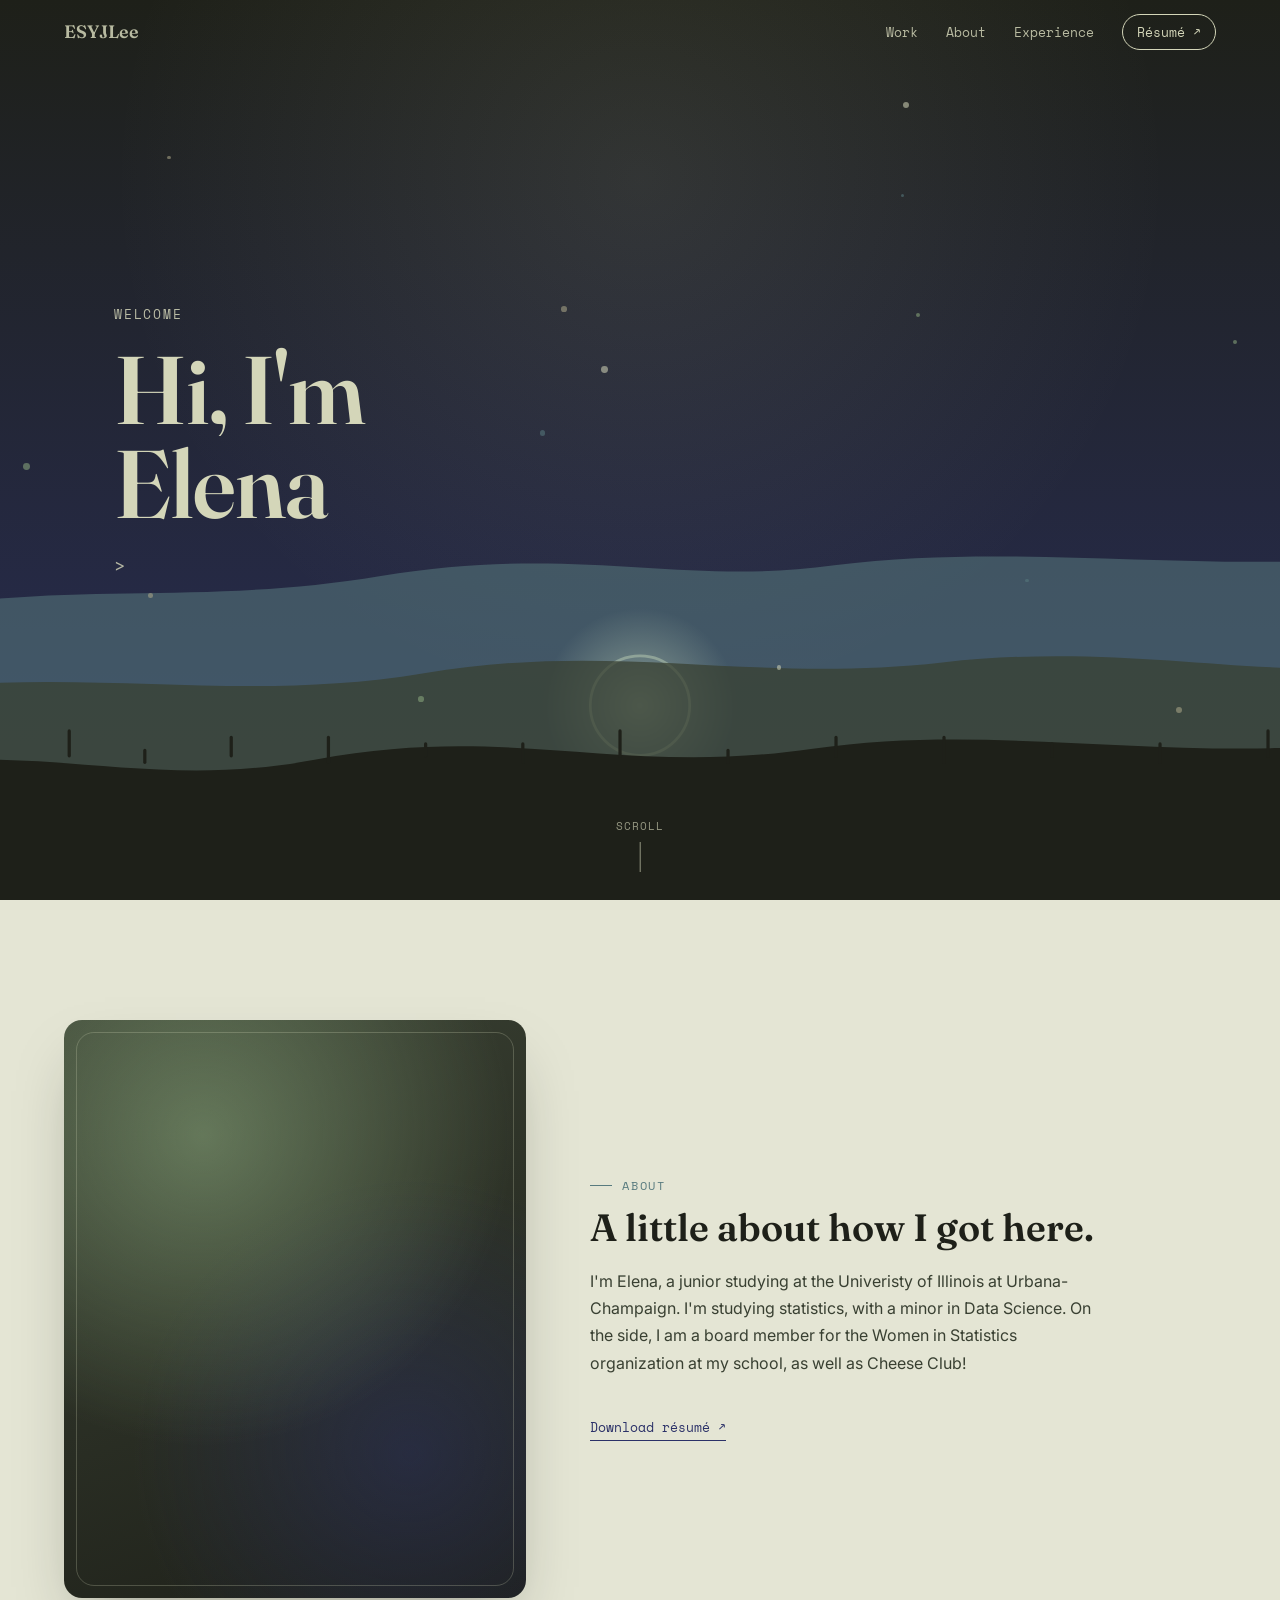
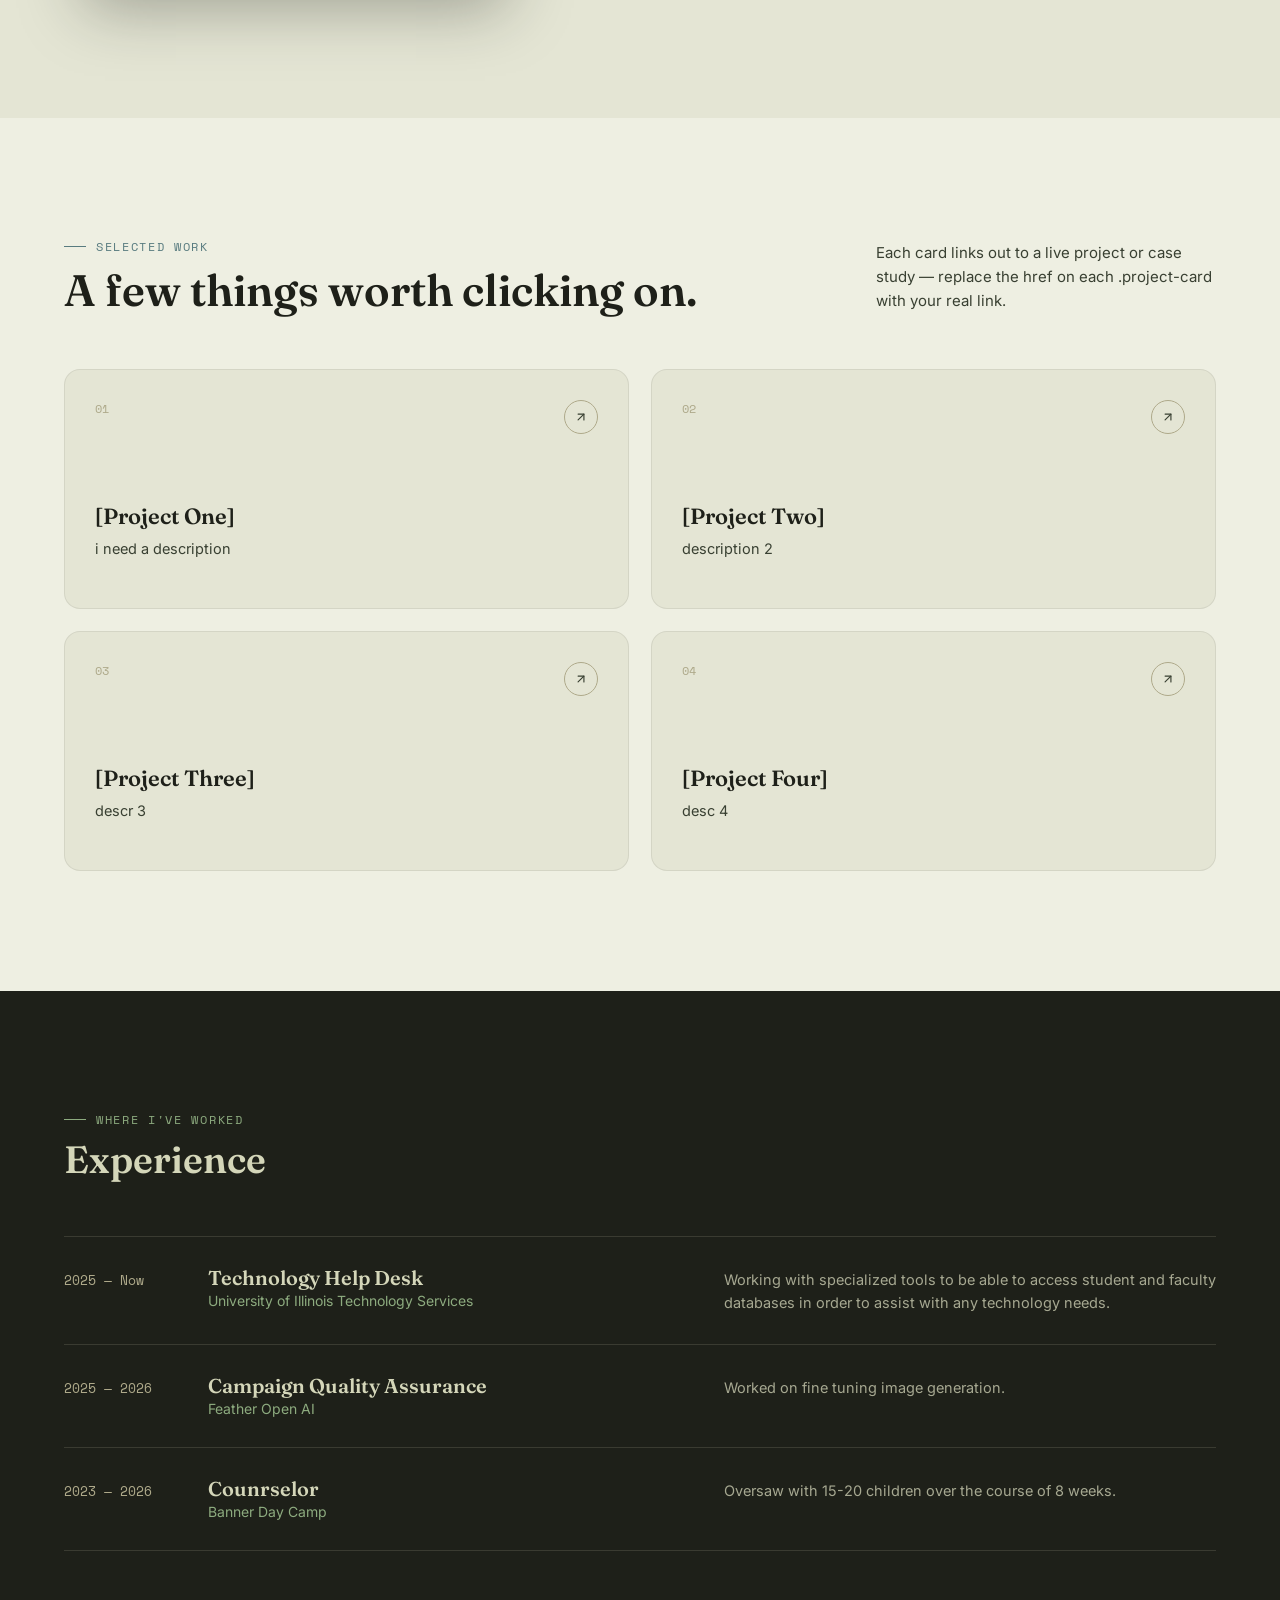
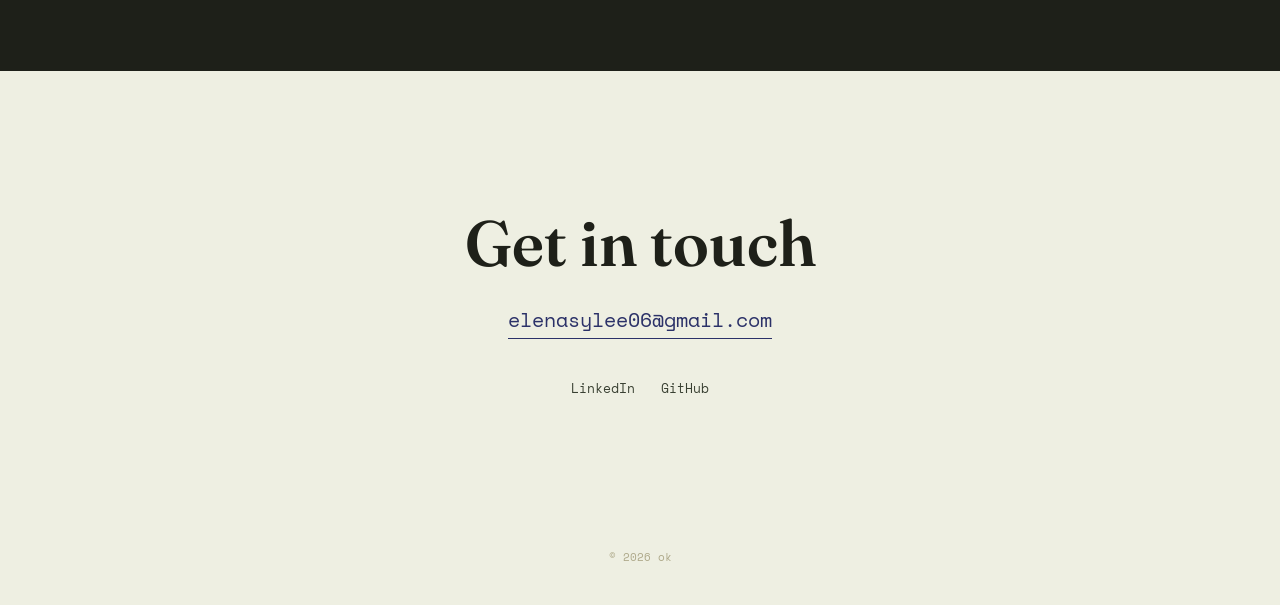
<file: index.html>
<!DOCTYPE html>
<html lang="en">
<head>
<meta charset="UTF-8">
<meta name="viewport" content="width=device-width, initial-scale=1.0">
<title>Elena Lee — Portfolio</title>
<meta name="description" content="">

<link rel="preconnect" href="https://fonts.googleapis.com">
<link rel="preconnect" href="https://fonts.gstatic.com" crossorigin>
<link href="https://fonts.googleapis.com/css2?family=Fraunces:opsz,wght@9..144,300;9..144,400;9..144,500;9..144,600;9..144,700&family=Inter:wght@400;500;600&family=Space+Mono:wght@400;700&display=swap" rel="stylesheet">

<style>
  :root{
    --ink:     #1E2019;
    --olive:   #394032;
    --teal:    #587B7F;
    --sage:    #8DAB7F;
    --khaki:   #D4D6B9;
    --tan:     #AEA98A;
    --indigo:  #2B3168;

    --paper:   #EEEFE2;
    --paper-2: #E4E5D4;

    --font-display: "Fraunces", Georgia, serif;
    --font-body: "Inter", -apple-system, sans-serif;
    --font-mono: "Space Mono", monospace;

    --sky-top: #1E2019;
    --sky-bottom: #2B3168;

    --maxw: 1180px;
    --pad: clamp(24px, 5vw, 64px);
  }

  *{ box-sizing: border-box; }
  html{ scroll-behavior: smooth; }
  @media (prefers-reduced-motion: reduce){
    html{ scroll-behavior: auto; }
    *{ animation-duration: 0.001ms !important; animation-iteration-count: 1 !important; transition-duration: 0.001ms !important; }
  }

  body{
    margin:0;
    background: var(--paper);
    color: var(--ink);
    font-family: var(--font-body);
    -webkit-font-smoothing: antialiased;
    overflow-x: hidden;
  }

  a{ color: inherit; }
  img{ max-width:100%; display:block; }

  ::selection{ background: var(--indigo); color: var(--khaki); }

  :focus-visible{
    outline: 2px solid var(--indigo);
    outline-offset: 3px;
    border-radius: 2px;
  }

  .wrap{ max-width: var(--maxw); margin: 0 auto; padding-left: var(--pad); padding-right: var(--pad); }

  .eyebrow{
    font-family: var(--font-mono);
    font-size: 12px;
    letter-spacing: 0.14em;
    text-transform: uppercase;
    color: var(--teal);
    display:flex;
    align-items:center;
    gap: 10px;
  }
  .eyebrow::before{
    content:"";
    width: 22px; height: 1px;
    background: var(--teal);
  }

  h1,h2,h3{
    font-family: var(--font-display);
    font-weight: 600;
    margin: 0;
    line-height: 1.05;
  }

  .nav{
    position: fixed;
    top:0; left:0; right:0;
    z-index: 100;
    display:flex;
    align-items:center;
    justify-content: space-between;
    padding: 20px var(--pad);
    font-family: var(--font-mono);
    font-size: 13px;
    color: var(--khaki);
    transition: background 0.4s ease, color 0.4s ease, backdrop-filter 0.4s ease, border-color .4s ease;
    border-bottom: 1px solid transparent;
  }
  .nav.solid{
    background: rgba(238,239,226,0.82);
    backdrop-filter: blur(10px);
    color: var(--ink);
    border-bottom: 1px solid rgba(30,32,25,0.08);
  }
  .nav .brand{
    font-family: var(--font-display);
    font-weight: 600;
    font-size: 18px;
    letter-spacing: 0.01em;
    text-decoration: none;
  }
  .nav ul{
    list-style:none;
    display:flex;
    gap: 28px;
    margin:0; padding:0;
  }
  .nav a{ text-decoration:none; opacity: 0.85; }
  .nav a:hover{ opacity:1; }
  .nav .resume-btn{
    border: 1px solid currentColor;
    padding: 7px 14px;
    border-radius: 100px;
    opacity: 1 !important;
  }
  .nav .links{ display:flex; align-items:center; gap: 28px; }
  @media (max-width: 700px){
    .nav .links li:not(.resume-item){ display:none; }
  }

  .hero{
    position: relative;
    height: 100vh;
    min-height: 620px;
    overflow: hidden;
    background: linear-gradient(180deg, var(--sky-top), var(--sky-bottom) 120%);
  }
  .hero-sky-glow{
    position:absolute; inset:0;
    background: radial-gradient(circle at 50% 20%, rgba(212,214,185,0.10), transparent 55%);
    pointer-events:none;
  }
  .hero svg.scene{
    position:absolute;
    left:0; bottom:0;
    width: 100%;
    height: 72%;
    display:block;
  }
  .ridge{ transition: none; }

  .particles span{
    position:absolute;
    border-radius:50%;
    opacity:0.55;
    filter: blur(0.5px);
    animation: drift 14s ease-in-out infinite;
  }
  @keyframes drift{
    0%,100%{ transform: translateY(0) translateX(0); }
    50%{ transform: translateY(-18px) translateX(10px); }
  }

  .hero-content{
    position: relative;
    z-index: 5;
    height: 100%;
    display:flex;
    flex-direction: column;
    justify-content: center;
    padding-left: var(--pad);
    padding-right: var(--pad);
    max-width: var(--maxw);
    margin: 0 auto;
  }
  .hero-eyebrow{
    font-family: var(--font-mono);
    color: var(--khaki);
    font-size: 13px;
    letter-spacing: 0.14em;
    text-transform: uppercase;
    opacity: 0;
    transform: translateY(10px);
    transition: opacity 0.8s ease, transform 0.8s ease;
    margin-bottom: 18px;
  }
  .hero-title{
    font-family: var(--font-display);
    font-weight: 600;
    color: var(--khaki);
    font-size: clamp(40px, 8vw, 96px);
    line-height: 0.98;
    letter-spacing: -0.01em;
  }
  .hero-title .line{
    display:block;
    overflow:hidden;
  }
  .hero-title .line span{
    display:block;
    transform: translateY(110%);
    transition: transform 0.9s cubic-bezier(.19,1,.22,1);
    transition-delay: var(--d, 0s);
  }
  .hero-title .accent{ color: var(--tan); font-style: italic; font-weight: 500; }

  .hero-sub{
    margin-top: 22px;
    max-width: 460px;
    color: var(--khaki);
    opacity: 0.82;
    font-size: 17px;
    line-height: 1.55;
    opacity: 0;
    transform: translateY(10px);
    transition: opacity 0.9s ease 0.25s, transform 0.9s ease 0.25s;
  }

  .hero.revealed .hero-eyebrow{ opacity: 0.85; transform: translateY(0); }
  .hero.revealed .hero-title .line span{ transform: translateY(0); }
  .hero.revealed .hero-sub{ opacity: 0.82; transform: translateY(0); }

  .scroll-cue{
    position:absolute;
    bottom: 28px;
    left: 50%;
    transform: translateX(-50%);
    z-index: 5;
    display:flex;
    flex-direction:column;
    align-items:center;
    gap:8px;
    color: var(--khaki);
    opacity: 0.65;
    font-family: var(--font-mono);
    font-size: 11px;
    letter-spacing: 0.1em;
  }
  .scroll-cue .dash{
    width:1px; height: 30px;
    background: currentColor;
    animation: pulse-dash 1.8s ease-in-out infinite;
  }
  @keyframes pulse-dash{
    0%,100%{ transform: scaleY(1); opacity:0.6; }
    50%{ transform: scaleY(0.5); opacity:1; }
  }

  section{ position: relative; }
  .section-pad{ padding: 120px var(--pad); }
  .band{ max-width: var(--maxw); margin:0 auto; }

  .reveal{
    opacity:0;
    transform: translateY(28px);
    transition: opacity 0.8s ease, transform 0.8s ease;
  }
  .reveal.in{ opacity:1; transform: translateY(0); }
  .reveal-stagger > *{ transition-delay: calc(var(--i, 0) * 90ms); }

  /*
  .intro{ background: var(--paper); }
  .intro-statement{
    font-family: var(--font-display);
    font-weight: 500;
    font-size: clamp(26px, 4.2vw, 46px);
    line-height: 1.25;
    max-width: 900px;
    color: var(--ink);
  }
  .intro-statement em{
    font-style: italic;
    color: var(--indigo);
  }
  .intro-tags{
    margin-top: 40px;
    display:flex;
    flex-wrap:wrap;
    gap: 10px;
  }
  .tag{
    font-family: var(--font-mono);
    font-size: 12px;
    padding: 7px 12px;
    border-radius: 100px;
    border: 1px solid var(--tan);
    color: var(--olive);
  }
  */

  .about{ background: var(--paper-2); }
  .about .band{
    display:grid;
    grid-template-columns: 0.85fr 1.15fr;
    gap: 64px;
    align-items: center;
  }
  .about-frame{
    aspect-ratio: 4/5;
    border-radius: 18px;
    background:
      radial-gradient(circle at 30% 20%, rgba(141,171,127,0.55), transparent 55%),
      radial-gradient(circle at 75% 75%, rgba(43,49,104,0.45), transparent 50%),
      linear-gradient(160deg, var(--olive), var(--ink));
    box-shadow: 0 30px 60px -20px rgba(30,32,25,0.35);
    display:flex; align-items:center; justify-content:center;
    color: var(--khaki);
    font-family: var(--font-mono);
    font-size: 12px;
    letter-spacing: 0.08em;
    text-align:center;
    padding: 20px;
    position: relative;
    overflow: hidden;
  }
  .about-frame::after{
    content:"";
    position:absolute; inset:0;
    border: 1px solid rgba(212,214,185,0.25);
    border-radius: 18px;
    margin: 12px;
  }
  .about h2{
    font-size: clamp(28px, 3.4vw, 38px);
    margin-bottom: 20px;
  }
  .about p{
    line-height: 1.7;
    color: var(--olive);
    font-size: 16px;
    margin: 0 0 16px;
    max-width: 52ch;
  }
  .about-cta{
    margin-top: 24px;
    display:inline-flex;
    align-items:center;
    gap: 8px;
    font-family: var(--font-mono);
    font-size: 13px;
    text-decoration:none;
    color: var(--indigo);
    border-bottom: 1px solid var(--indigo);
    padding-bottom: 3px;
  }

  @media (max-width: 820px){
    .about .band{ grid-template-columns: 1fr; }
    .about-frame{ aspect-ratio: 16/10; }
  }

  .projects{ background: var(--paper); }
  .projects-head{
    display:flex;
    justify-content: space-between;
    align-items: flex-end;
    gap: 24px;
    margin-bottom: 56px;
    flex-wrap: wrap;
  }
  .projects-head h2{
    font-size: clamp(30px, 3.6vw, 44px);
    margin-top: 12px;
  }
  .projects-head p{
    max-width: 340px;
    color: var(--olive);
    font-size: 15px;
    line-height: 1.6;
    margin:0;
  }

  .project-grid{
    display:grid;
    grid-template-columns: repeat(2, 1fr);
    gap: 22px;
  }
  @media (max-width: 780px){
    .project-grid{ grid-template-columns: 1fr; }
  }

  .project-card{
    position: relative;
    display:block;
    text-decoration:none;
    color: inherit;
    border-radius: 16px;
    padding: 30px;
    background: var(--paper-2);
    border: 1px solid rgba(30,32,25,0.08);
    overflow: hidden;
    transition: transform 0.45s cubic-bezier(.19,1,.22,1), box-shadow 0.45s ease, border-color 0.45s ease;
    min-height: 240px;
    display:flex;
    flex-direction:column;
    justify-content: space-between;
  }
  .project-card::before{
    content:"";
    position:absolute;
    top:0; left:0; right:0;
    height: 4px;
    background: var(--accent, var(--teal));
    transform: scaleX(0);
    transform-origin: left;
    transition: transform 0.5s ease;
  }
  .project-card:hover{
    transform: translateY(-6px);
    box-shadow: 0 24px 50px -20px rgba(30,32,25,0.25);
    border-color: transparent;
  }
  .project-card:hover::before{ transform: scaleX(1); }

  .project-card .top-row{
    display:flex;
    justify-content: space-between;
    align-items:flex-start;
  }
  .project-num{
    font-family: var(--font-mono);
    font-size: 12px;
    color: var(--tan);
  }
  .arrow{
    width: 34px; height: 34px;
    border-radius: 50%;
    border: 1px solid var(--tan);
    display:flex; align-items:center; justify-content:center;
    transition: transform 0.4s cubic-bezier(.19,1,.22,1), background 0.4s ease, border-color 0.4s ease;
    flex-shrink:0;
  }
  .project-card:hover .arrow{
    transform: rotate(45deg);
    background: var(--accent, var(--teal));
    border-color: var(--accent, var(--teal));
  }
  .project-card:hover .arrow svg{ stroke: var(--paper); }
  .arrow svg{ stroke: var(--olive); transition: stroke 0.4s ease; }

  .project-card h3{
    font-size: 22px;
    margin-top: 24px;
    font-weight: 600;
  }
  .project-card p{
    margin: 10px 0 18px;
    color: var(--olive);
    font-size: 14.5px;
    line-height: 1.55;
  }
  .project-card .tags{
    display:flex; gap:8px; flex-wrap:wrap;
  }
  .project-card .tags span{
    font-family: var(--font-mono);
    font-size: 11px;
    color: var(--olive);
    opacity: 0.75;
  }
  .project-card .tags span:not(:last-child)::after{ content:" ·"; }

  .experience{
    background: var(--ink);
    color: var(--khaki);
  }
  .experience .eyebrow{ color: var(--sage); }
  .experience .eyebrow::before{ background: var(--sage); }
  .experience h2{
    color: var(--khaki);
    font-size: clamp(28px, 3.4vw, 38px);
    margin: 12px 0 56px;
  }
  .timeline{
    border-top: 1px solid rgba(212,214,185,0.15);
  }
  .tl-row{
    display:grid;
    grid-template-columns: 120px 1fr 1fr;
    gap: 24px;
    padding: 30px 0;
    border-bottom: 1px solid rgba(212,214,185,0.15);
    align-items: baseline;
  }
  .tl-row .date{
    font-family: var(--font-mono);
    font-size: 13px;
    color: var(--tan);
  }
  .tl-row h3{
    color: var(--khaki);
    font-size: 20px;
    font-weight: 600;
  }
  .tl-row .role-co{
    font-family: var(--font-body);
    font-size: 14px;
    color: var(--sage);
    margin-top: 4px;
  }
  .tl-row p{
    margin:0;
    color: rgba(212,214,185,0.75);
    font-size: 14.5px;
    line-height: 1.6;
  }
  @media (max-width: 720px){
    .tl-row{ grid-template-columns: 1fr; gap: 8px; }
  }

  .contact{
    background: var(--paper);
    text-align:center;
  }
  .contact h2{
    font-size: clamp(34px, 6vw, 64px);
    max-width: 780px;
    margin: 0 auto 28px;
  }
  .contact-email{
    font-family: var(--font-mono);
    font-size: clamp(16px, 2.4vw, 20px);
    color: var(--indigo);
    text-decoration:none;
    border-bottom: 1px solid var(--indigo);
    padding-bottom: 4px;
  }
  .socials{
    margin-top: 44px;
    display:flex;
    justify-content:center;
    gap: 26px;
  }
  .socials a{
    color: var(--olive);
    text-decoration:none;
    font-family: var(--font-mono);
    font-size: 13px;
    border-bottom: 1px solid transparent;
    transition: border-color 0.3s ease, color 0.3s ease;
  }
  .socials a:hover{ color: var(--indigo); border-color: var(--indigo); }

  footer{
    padding: 30px var(--pad) 40px;
    text-align:center;
    font-family: var(--font-mono);
    font-size: 11px;
    color: var(--tan);
    background: var(--paper);
  }
</style>
</head>
<body>

<nav class="nav" id="nav">
  <a href="#top" class="brand">ESYJLee</a>
  <ul class="links">
    <li><a href="#work">Work</a></li>
    <li><a href="#about">About</a></li>
    <li><a href="#experience">Experience</a></li>
    <li class="resume-item"><a class="resume-btn" href="#" target="_blank" rel="noopener">Résumé ↗</a></li>
  </ul>
</nav>

<section class="hero" id="top">
  <div class="hero-sky-glow"></div>

  <svg class="scene" id="scene" viewBox="0 0 1440 600" preserveAspectRatio="xMidYMax slice" xmlns="http://www.w3.org/2000/svg">
    <defs>
      <radialGradient id="sunGlow" cx="50%" cy="50%" r="50%">
        <stop offset="0%" stop-color="#D4D6B9" stop-opacity="0.9"/>
        <stop offset="100%" stop-color="#D4D6B9" stop-opacity="0"/>
      </radialGradient>
    </defs>

    <circle id="sunGlowCircle" cx="720" cy="420" r="90" fill="url(#sunGlow)"></circle>
    <circle id="sun" cx="720" cy="420" r="46" fill="none" stroke="#D4D6B9" stroke-width="2.5"></circle>
    <path class="ridge" id="ridge1" fill="#587B7F" opacity="0.55"
      d="M0,340 C180,300 300,330 480,300 C660,270 760,310 900,290 C1080,268 1240,300 1440,280 L1440,600 L0,600 Z"/>
    <path class="ridge" id="ridge2" fill="#394032" opacity="0.75"
      d="M0,410 C200,380 340,420 520,390 C700,360 820,400 1000,380 C1180,360 1300,400 1440,380 L1440,600 L0,600 Z"/>
    <path class="ridge" id="ridge3" fill="#1E2019"
      d="M0,480 C160,450 260,500 420,470 C600,436 700,486 880,460 C1060,434 1220,478 1440,450 L1440,600 L0,600 Z"/>

    <g id="treeline" fill="#1E2019"></g>
  </svg>

  <div class="particles" id="particles"></div>

  <div class="hero-content">
    <div class="hero-eyebrow">Welcome</div>
    <h1 class="hero-title">
      <span class="line" style="--d:0.05s"><span>Hi, I'm</span></span>
      <span class="line" style="--d:0.15s"><span>Elena <span class="accent"></span></span></span>
    </h1>
    <p class="hero-sub"> <!-- ok idk what to put yet --> ></p>
  </div>

  <div class="scroll-cue"><span>SCROLL</span><span class="dash"></span></div>
</section>

<!--  lol no-->
<!-- <section class="intro section-pad">
  <div class="band">
    <div class="eyebrow reveal">Start here</div>
    <p class="intro-statement reveal" style="margin-top:22px;">
      I care about the gap between <em>an idea</em> and <em>a finished thing</em> — the part where craft actually happens.
      Below is a mix of client work, personal projects, and the roles that shaped how I think about design.
    </p>
    <div class="intro-tags reveal reveal-stagger">
      <span class="tag" style="--i:0">Product Design</span>
      <span class="tag" style="--i:1">Front-End Dev</span>
      <span class="tag" style="--i:2">Illustration</span>
      <span class="tag" style="--i:3">Brand Systems</span>
      <span class="tag" style="--i:4">Motion</span>
    </div>
  </div>
</section>
-->

<!--abt-->
<section class="about section-pad" id="about">
  <div class="band">
    <div class="about-frame reveal">
      <!-- <img src="yphotoo photo" alt="]"> -->
    </div>
    <div class="reveal">
      <div class="eyebrow">About</div>
      <h2 style="margin-top:14px;">A little about how I got here.</h2>
      <p>I'm Elena, a junior studying at the Univeristy of Illinois at Urbana-Champaign. I'm studying statistics, with a minor in Data Science. On the side, I am 
        a board member for the Women in Statistics organization at my school, as well as Cheese Club!
      </p>
      <a class="about-cta" href="#" target="_blank" rel="noopener">Download résumé ↗</a>
    </div>
  </div>
</section>

<!-- p-->
<section class="projects section-pad" id="work">
  <div class="band">
    <div class="projects-head">
      <div class="reveal">
        <div class="eyebrow">Selected work</div>
        <h2>A few things worth clicking on.</h2>
      </div>
      <p class="reveal">Each card links out to a live project or case study — replace the href on each .project-card with your real link.</p>
    </div>

    <div class="project-grid">

      <a class="project-card reveal" href="project-1.html" target="_blank" rel="noopener" style="--accent:#2B3168;">
        <div class="top-row">
          <span class="project-num">01</span>
          <span class="arrow"><svg width="14" height="14" viewBox="0 0 24 24" fill="none" stroke-width="2" stroke-linecap="round" stroke-linejoin="round"><line x1="7" y1="17" x2="17" y2="7"/><polyline points="7 7 17 7 17 17"/></svg></span>
        </div>
        <div>
          <h3>[Project One]</h3>
          <p> i need a description</p>
          <!-- <div class="tags"><span> website ?? </div> -->
        </div>
      </a>

      <a class="project-card reveal" href="project-2.html" target="_blank" rel="noopener" style="--accent:#587B7F;">
        <div class="top-row">
          <span class="project-num">02</span>
          <span class="arrow"><svg width="14" height="14" viewBox="0 0 24 24" fill="none" stroke-width="2" stroke-linecap="round" stroke-linejoin="round"><line x1="7" y1="17" x2="17" y2="7"/><polyline points="7 7 17 7 17 17"/></svg></span>
        </div>
        <div>
          <h3>[Project Two]</h3>
          <p> description 2</p>
          <!-- <div class="tags"><span>man this is a stupid project </span><span>2024</span></div> -->
        </div>
      </a>

      <a class="project-card reveal" href="#" target="_blank" rel="noopener" style="--accent:#8DAB7F;">
        <div class="top-row">
          <span class="project-num">03</span>
          <span class="arrow"><svg width="14" height="14" viewBox="0 0 24 24" fill="none" stroke-width="2" stroke-linecap="round" stroke-linejoin="round"><line x1="7" y1="17" x2="17" y2="7"/><polyline points="7 7 17 7 17 17"/></svg></span>
        </div>
        <div>
          <h3>[Project Three]</h3>
          <p> descr 3</p>
        </div>
      </a>

      <a class="project-card reveal" href="#" target="_blank" rel="noopener" style="--accent:#AEA98A;">
        <div class="top-row">
          <span class="project-num">04</span>
          <span class="arrow"><svg width="14" height="14" viewBox="0 0 24 24" fill="none" stroke-width="2" stroke-linecap="round" stroke-linejoin="round"><line x1="7" y1="17" x2="17" y2="7"/><polyline points="7 7 17 7 17 17"/></svg></span>
        </div>
        <div>
          <h3>[Project Four]</h3>
          <p> desc 4</p>
        </div>
      </a>

    </div>
  </div>
</section>

<!-- xp -->
<section class="experience section-pad" id="experience">
  <div class="band">
    <div class="eyebrow reveal">Where I've worked</div>
    <h2 class="reveal">Experience</h2>

    <div class="timeline">
      <div class="tl-row reveal">
        <div class="date">2025 — Now</div>
        <div>
          <h3>Technology Help Desk</h3>
          <div class="role-co">University of Illinois Technology Services</div>
        </div>
        <p>Working with specialized tools to be able to access student and faculty databases in order to assist with any technology needs.</p>
      </div>
      <div class="tl-row reveal">
        <div class="date">2025 — 2026</div>
        <div>
          <h3>Campaign Quality Assurance</h3>
          <div class="role-co">Feather Open AI</div>
        </div>
        <p>Worked on fine tuning image generation.</p>
      </div>
      <div class="tl-row reveal">
        <div class="date">2023 — 2026</div>
        <div>
          <h3>Counrselor</h3>
          <div class="role-co">Banner Day Camp</div>
        </div>
        <p>Oversaw with 15-20 children over the course of 8 weeks.</p>
      </div>
    </div>
  </div>
</section>

<!-- ok -->
<section class="contact section-pad" id="contact">
  <!-- <div class="eyebrow reveal" style="justify-content:center;">Get in touch</div> -->
  <h2 class="reveal" style="margin-top:18px;">Get in touch</h2>
  <a class="contact-email reveal" href="mailto:elenasylee06@gmail.com">elenasylee06@gmail.com</a>
  <div class="socials reveal">
    <a href="https://www.linkedin.com/in/elena-lee-85b03a306/" target="_blank" rel="noopener">LinkedIn</a>
    <a href="https://github.com/mod11235" target="_blank" rel="noopener">GitHub</a>
  </div>
</section>

<footer>© <span id="year"></span> ok</footer>

<script>
  document.getElementById('year').textContent = new Date().getFullYear();

  var reduceMotion = window.matchMedia('(prefers-reduced-motion: reduce)').matches;

  var nav = document.getElementById('nav');
  var heroEl = document.querySelector('.hero');

  var sun = document.getElementById('sun');
  var sunGlow = document.getElementById('sunGlowCircle');
  var ridge1 = document.getElementById('ridge1');
  var ridge2 = document.getElementById('ridge2');
  var ridge3 = document.getElementById('ridge3');

  var sunRadius = 46;
  var sunCirc = 2 * Math.PI * sunRadius;
  sun.style.strokeDasharray = sunCirc;

  function lerp(a, b, t){ return a + (b - a) * t; }
  function lerpColor(c1, c2, t){
    var r = Math.round(lerp(c1[0], c2[0], t));
    var g = Math.round(lerp(c1[1], c2[1], t));
    var b = Math.round(lerp(c1[2], c2[2], t));
    return 'rgb(' + r + ',' + g + ',' + b + ')';
  }

  var skyTopA = [30,32,25];
  var skyTopB = [43,49,104];  
  var skyBotA = [43,49,104];  
  var skyBotB = [88,123,127]; 

  var root = document.documentElement;
  var ticking = false;

  function updateHero(){
    ticking = false;
    var heroHeight = heroEl.offsetHeight;
    var scrollY = window.scrollY;
    var p = Math.min(Math.max(scrollY / heroHeight, 0), 1);

    if (!reduceMotion){
      root.style.setProperty('--sky-top', lerpColor(skyTopA, skyTopB, p));
      root.style.setProperty('--sky-bottom', lerpColor(skyBotA, skyBotB, p));

      ridge1.style.transform = 'translateY(' + (-p * 26) + 'px)';
      ridge2.style.transform = 'translateY(' + (-p * 44) + 'px)';
      ridge3.style.transform = 'translateY(' + (-p * 66) + 'px)';
    }

    if (scrollY > heroHeight * 0.7){ nav.classList.add('solid'); }
    else { nav.classList.remove('solid'); }

    if (p > 0.12){ heroEl.classList.add('revealed'); }
  }

  function onScroll(){
    if (!ticking){
      requestAnimationFrame(updateHero);
      ticking = true;
    }
  }
  window.addEventListener('scroll', onScroll, { passive: true });
  window.addEventListener('resize', onScroll);
  updateHero();
  setTimeout(function(){ heroEl.classList.add('revealed'); }, 400);

  var particleColors = ['#8DAB7F', '#AEA98A', '#587B7F', '#D4D6B9'];
  var particlesEl = document.getElementById('particles');
  if (!reduceMotion){
    for (var i = 0; i < 14; i++){
      var s = document.createElement('span');
      var size = 3 + Math.random() * 5;
      s.style.width = size + 'px';
      s.style.height = size + 'px';
      s.style.left = (Math.random() * 100) + '%';
      s.style.top = (10 + Math.random() * 70) + '%';
      s.style.background = particleColors[i % particleColors.length];
      s.style.animationDuration = (10 + Math.random() * 10) + 's';
      s.style.animationDelay = (Math.random() * -10) + 's';
      particlesEl.appendChild(s);
    }
  }

  var treeline = document.getElementById('treeline');
  var treeXs = [60,120,190,260,340,430,520,610,700,800,900,1000,1100,1200,1300,1380];
  treeXs.forEach(function(x, i){
    var h = 14 + (i % 3) * 6;
    var y = 468 + (i % 2) * 6;
    var rect = document.createElementNS('http://www.w3.org/2000/svg', 'rect');
    rect.setAttribute('x', x);
    rect.setAttribute('y', y - h);
    rect.setAttribute('width', 3);
    rect.setAttribute('height', h);
    rect.setAttribute('rx', 1.5);
    treeline.appendChild(rect);
  });

  var revealEls = document.querySelectorAll('.reveal');
  var io = new IntersectionObserver(function(entries){
    entries.forEach(function(entry){
      if (entry.isIntersecting){
        entry.target.classList.add('in');
        io.unobserve(entry.target);
      }
    });
  }, { threshold: 0.15, rootMargin: '0px 0px -60px 0px' });
  revealEls.forEach(function(el){ io.observe(el); });

  document.querySelectorAll('.reveal-stagger').forEach(function(group){
    io.observe(group);
  });

</script>

</body>
</html>
</file>
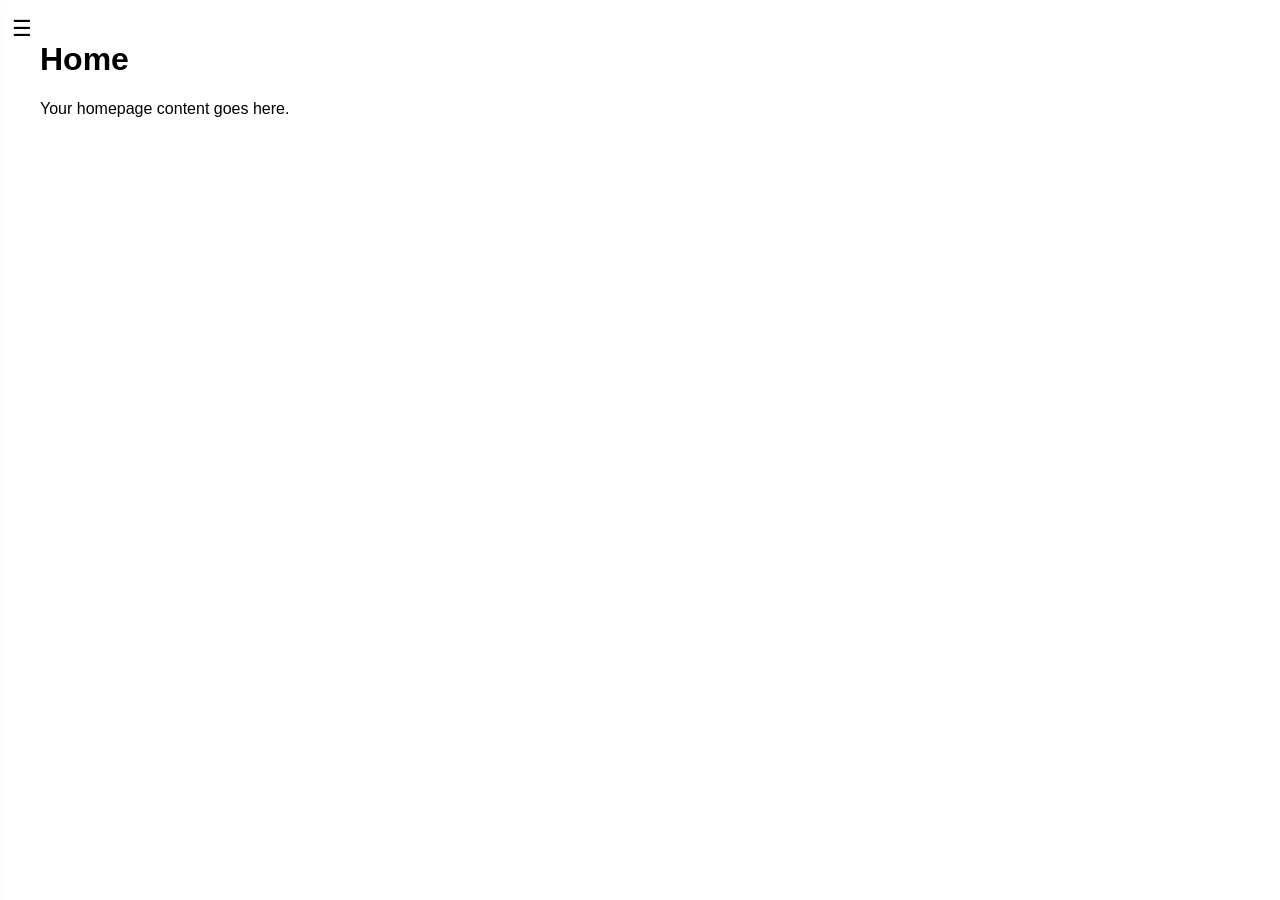
<file: orig.html>
<!DOCTYPE html>
<html>
<head>
  <title>Home</title>
  <link rel="stylesheet" href="css/style.css">
</head>

<body>

  <!-- Sidebar hover trigger -->
  <div class="sidebar-trigger">
    <div class="sidebar-edge">☰</div>
    <div class="sidebar">
      <a href="index.html">Home</a>
      <a href="about.html">About</a>
      <a href="projects.html">Projects</a>
      <a href="proj2.html">Contact</a>
      <a href="project1.html">Project 1</a>
    </div>
  </div>

  <!-- Overlay -->
  <div class="overlay" onclick="toggleSidebar()"></div>

  <!-- Main content -->
  <div class="main">
    <h1>Home</h1>
    <p>Your homepage content goes here.</p>
  </div>

  <!-- JS -->
  <script src="js/layout.js"></script>

</body>
</html>
</file>
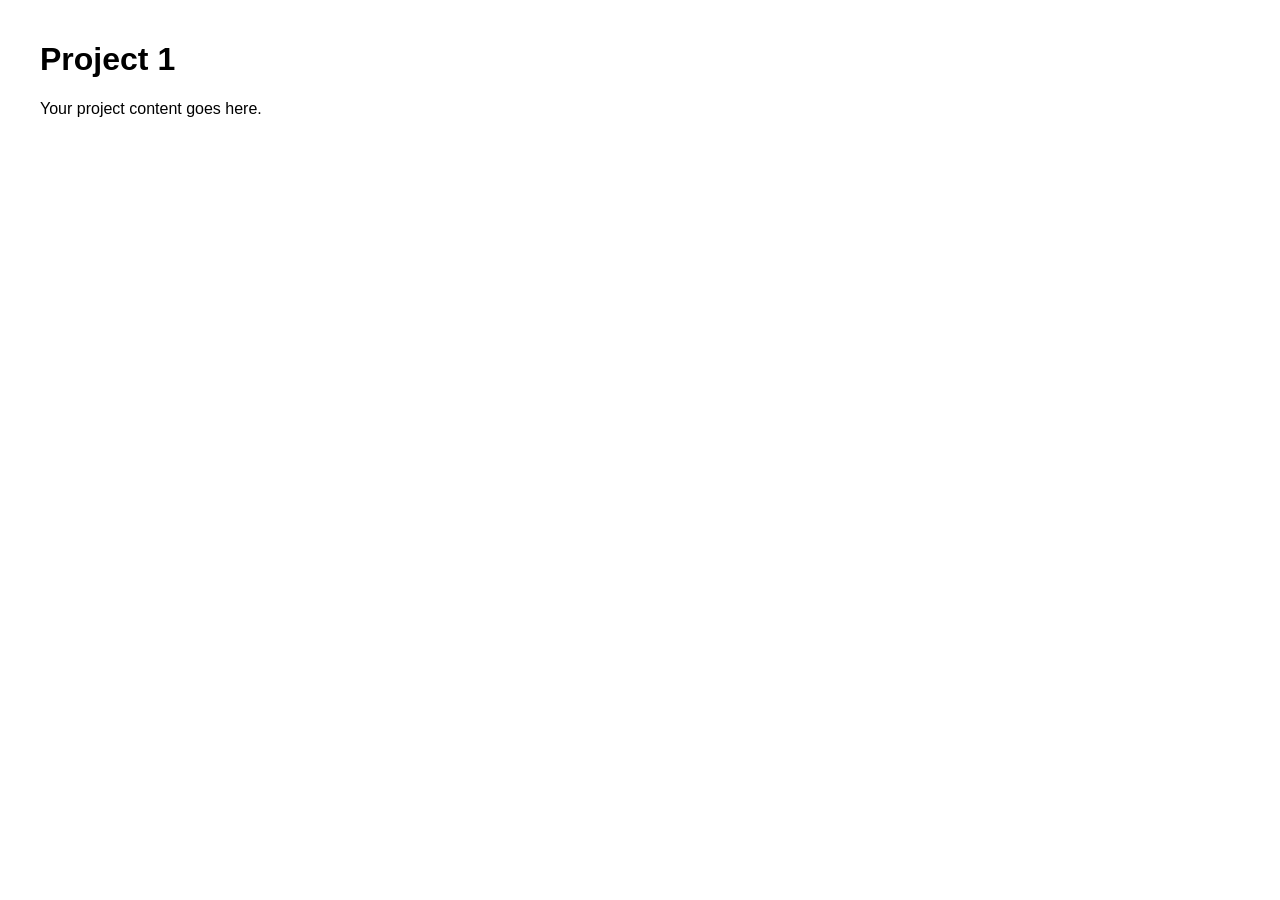
<file: project1maybe.html>
<!DOCTYPE html>
<html>
<head>
  <title>Project 1</title>
  <link rel="stylesheet" href="css/style.css">
</head>

<body>
  <div class="main">
    <h1>Project 1</h1>
    <p>Your project content goes here.</p>
  </div>
</body>
</html>


<!--
{
    character: "r",
    game: "FNAF 1",
    gameOrder: 1,
    portrait: "images/.webp",
    emoji: "",
    lines: [
      { label: "Freddy 1", audio: "audio/freddy_1.mp3" },
    ]
  },-->
</file>
<file: css/style.css>
body {
  margin: 0;
  font-family: Arial;
}

.sidebar-trigger {
  position: fixed;
  top: 0;
  left: 0;
  height: 100vh;
  z-index: 1000;
}

.sidebar-edge {
  position: absolute;
  top: 16px;
  left: 12px;
  font-size: 22px;
  cursor: pointer;
}

.sidebar {
  position: fixed;
  top: 0;
  left: 0;
  width: 260px;
  height: 100vh;
  background: #f7f7f8;
  color: #111;
  transform: translateX(-105%);
  transition: transform 0.45s cubic-bezier(0.4, 0, 0.2, 1);
  padding: 12px;
  box-shadow: 4px 0 20px rgba(0,0,0,0.08);
}

.sidebar-trigger:hover .sidebar {
  transform: translateX(0);
}

.sidebar-trigger:hover .sidebar-edge {
  opacity: 0;
}

.sidebar.active {
  transform: translateX(0);
}

.sidebar a {
  display: block;
  padding: 10px 16px;
  color: #111;
  text-decoration: none;
  border-radius: 8px;
  margin-bottom: 4px;
}

.sidebar-inner {
  display: flex;
  flex-direction: column;
  align-items: center;
  padding-top: 300px;
}

.sidebar a:hover {
  background: rgba(0, 0, 0, 0.06);
}

.main {
  transition: transform 0.4s ease, opacity 0.3s ease;
  padding: 20px 20px 20px 40px;
}

.main.shift {
  transform: translateX(10px);
}

.overlay {
  position: fixed;
  inset: 0;
  background: rgba(0,0,0,0.25); /* lighter overlay */
  opacity: 0;
  visibility: hidden;
  transition: 0.3s ease;
}

.overlay.active {
  opacity: 1;
  visibility: visible;
}

.icon-btn {
  font-size: 22px;
  background: none;
  border: none;
  cursor: pointer;

  padding: 6px 10px;
  border-radius: 8px;

  transition: background 0.2s ease;
}

.icon-btn:hover {
  background: rgba(0,0,0,0.05);
}
</file>
